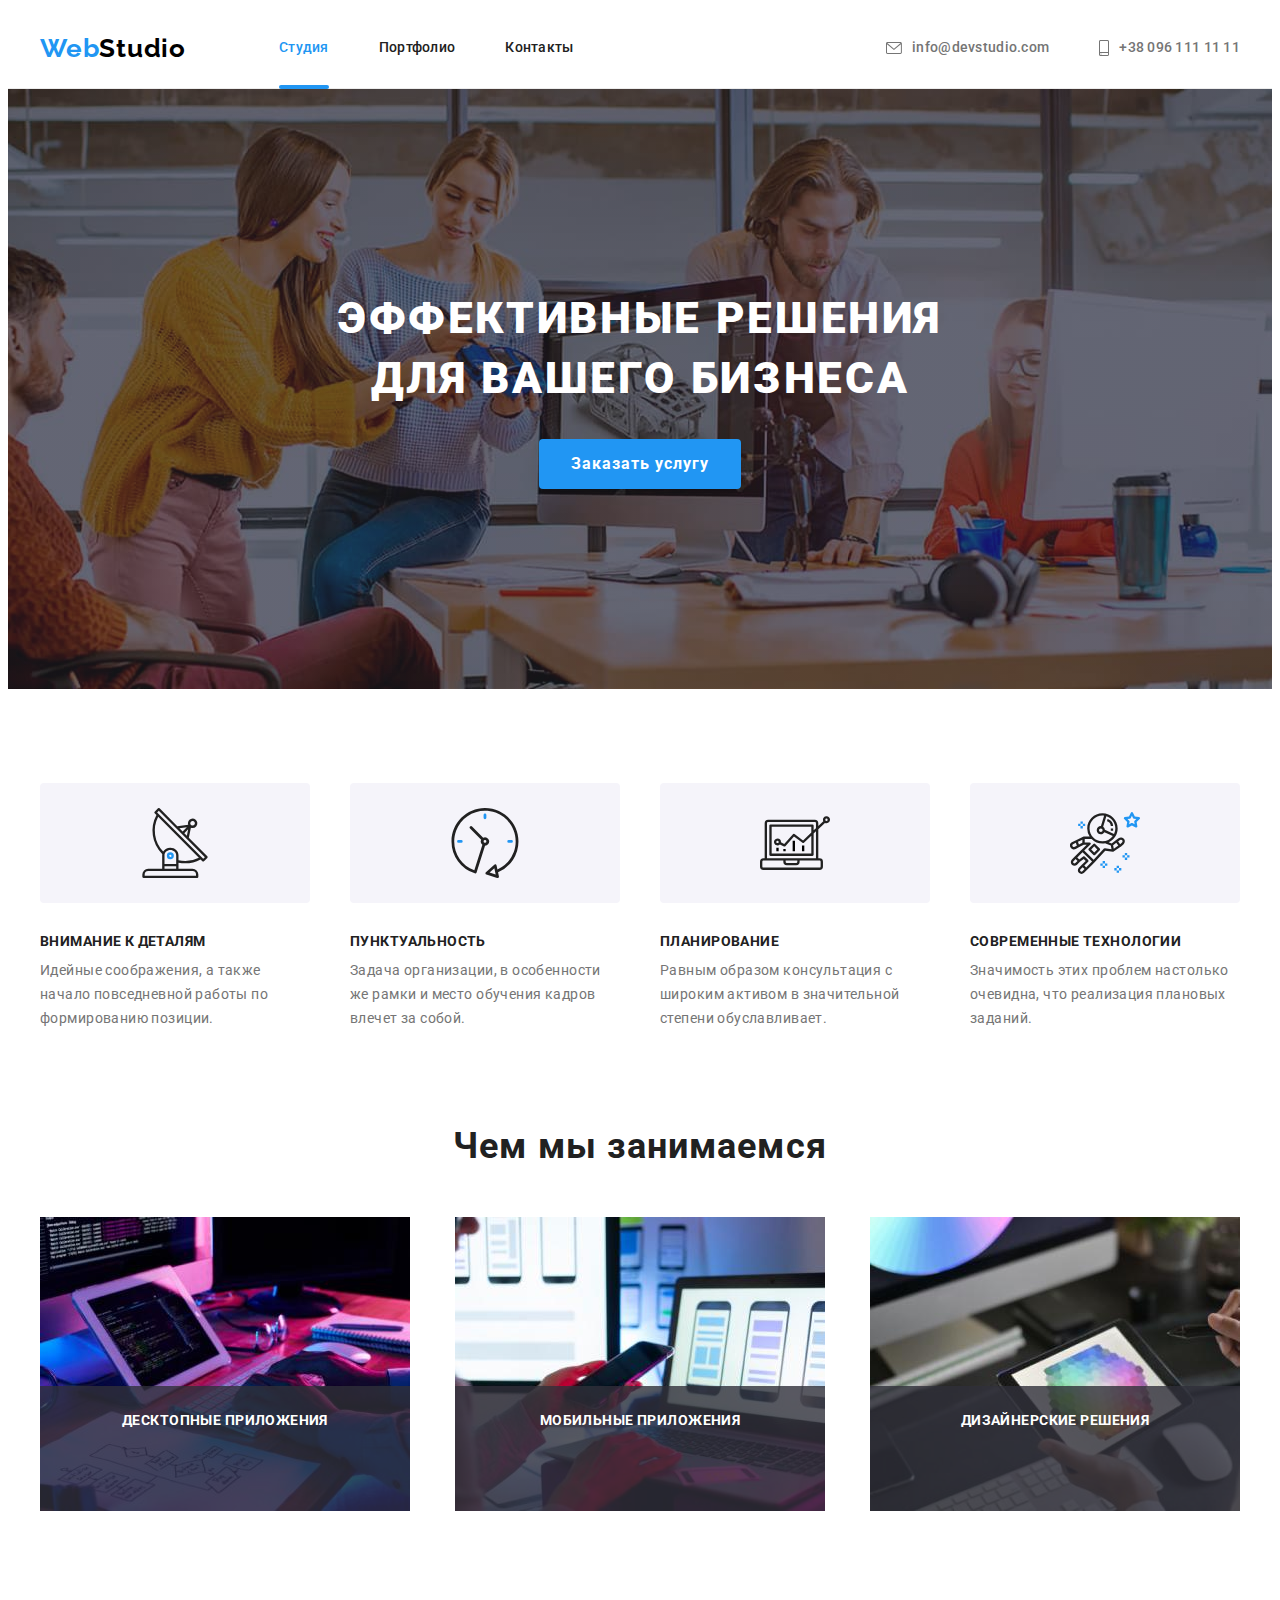
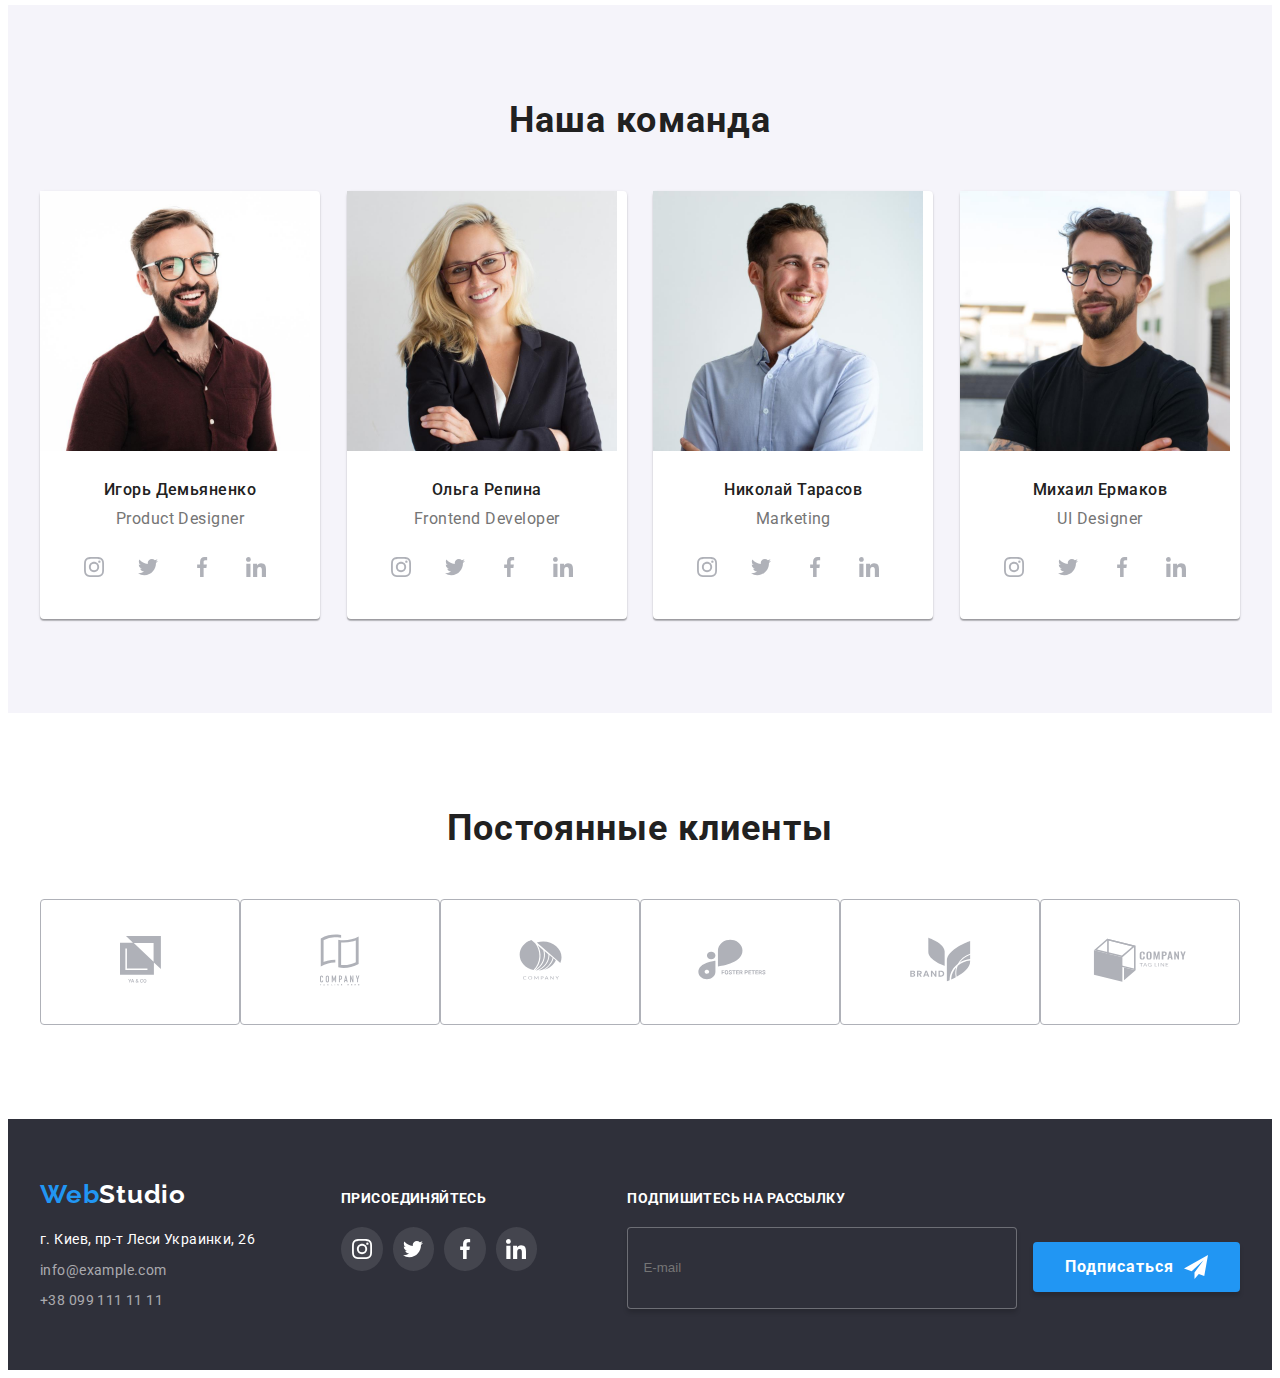
<file: index.html>
<!DOCTYPE html>
<html lang="ru">
  <head>
    <meta charset="UTF-8" />
    <meta http-equiv="X-UA-Compatible" content="IE=edge" />
    <meta name="viewport" content="width=device-width, initial-scale=1.0" />
    <title>WebStudio</title>
    <link rel="preconnect" href="https://fonts.googleapis.com" />
    <link rel="preconnect" href="https://fonts.gstatic.com" crossorigin />
    <link
      href="https://fonts.googleapis.com/css2?family=Raleway:wght@700&family=Roboto:wght@400;500;700;900&display=swap"
      rel="stylesheet"
    />
    <link
      rel="stylesheet"
      href="https://cdnjs.cloudflare.com/ajax/libs/modern-normalize/1.1.0/modern-normalize.min.css"
      integrity="sha512-wpPYUAdjBVSE4KJnH1VR1HeZfpl1ub8YT/NKx4PuQ5NmX2tKuGu6U/JRp5y+Y8XG2tV+wKQpNHVUX03MfMFn9Q=="
      crossorigin="anonymous"
      referrerpolicy="no-referrer"
    />
    <link rel="stylesheet" href="./css/main.min.css" />
  </head>
  <body>
    <!-- Header -->

    <header class="header">
      <div class="container">
        <nav class="nav">
          <a href="./index.html" class="logo">Web<span class="logo--color">Studio</span></a>
          <ul class="site-nav">
            <li class="site-nav__item">
              <a class="site-nav__link site-nav__link--active" href="./index.html">Студия</a>
            </li>
            <li class="site-nav__item">
              <a class="site-nav__link" href="./portfolio.html">Портфолио</a>
            </li>
            <li class="site-nav__item"><a class="site-nav__link" href="#">Контакты</a></li>
          </ul>
        </nav>
        <ul class="contacts">
          <li class="contacts__item">
            <a class="contacts__link" href="mailto:info@devstudio.com">
              <svg class="contacts__icon" width="16" height="12">
                <use href="./images/icons.svg#icon-envelope"></use>
              </svg>
              info@devstudio.com
            </a>
          </li>
          <li class="contacts__item">
            <a class="contacts__link" href="tel:+380961111111">
              <svg class="contacts__icon" width="10" height="16">
                <use href="./images/icons.svg#icon-smartphone"></use>
              </svg>
              +38 096 111 11 11</a
            >
          </li>
        </ul>
      </div>
    </header>

    <!-- Main -->

    <main>
      <!-- Hero -->

      <section class="hero">
        <h1 class="hero__title">Эффективные решения для вашего бизнеса</h1>
        <button data-modal-open type="button" class="button">Заказать услугу</button>
      </section>

      <!-- Advantages -->

      <section class="section">
        <div class="container">
          <h2 class="section__title visually-hidden">Наши преимущества</h2>
          <ul class="advantages">
            <li class="advantages__item">
              <div class="advantages__item--background-color">
                <svg class="advantages__icon" width="70">
                  <use href=".//images/icons.svg#icon-antenna"></use>
                </svg>
              </div>
              <h3 class="advantages__title">Внимание к деталям</h3>
              <p class="advantages__text">
                Идейные соображения, а также начало повседневной работы по формированию позиции.
              </p>
            </li>
            <li class="advantages__item">
              <div class="advantages__item--background-color">
                <svg class="advantages__icon" width="70">
                  <use href=".//images/icons.svg#icon-clock" width="70"></use>
                </svg>
              </div>
              <h3 class="advantages__title">Пунктуальность</h3>
              <p class="advantages__text">
                Задача организации, в особенности же рамки и место обучения кадров влечет за собой.
              </p>
            </li>
            <li class="advantages__item">
              <div class="advantages__item--background-color">
                <svg class="advantages__icon" width="70">
                  <use href=".//images/icons.svg#icon-diagram" width="70"></use>
                </svg>
              </div>
              <h3 class="advantages__title">Планирование</h3>
              <p class="advantages__text">
                Равным образом консультация с широким активом в значительной степени обуславливает.
              </p>
            </li>
            <li class="advantages__item">
              <div class="advantages__item--background-color">
                <svg class="advantages__icon" width="70">
                  <use href=".//images/icons.svg#icon-astronaut" width="70"></use>
                </svg>
              </div>
              <h3 class="advantages__title">Современные технологии</h3>
              <p class="advantages__text">
                Значимость этих проблем настолько очевидна, что реализация плановых заданий.
              </p>
            </li>
          </ul>
        </div>
      </section>

      <!-- What we do -->
      <section class="section works-section">
        <div class="container">
          <h2 class="section__title">Чем мы занимаемся</h2>
          <ul class="works">
            <li>
              <div class="works__wrapper">
                <img
                  src="./images/main/about/computer.jpg"
                  alt="Изображение работы 1"
                  width="370"
                />
                <p class="works__text">Десктопные приложения</p>
              </div>
            </li>
            <li>
              <div class="works__wrapper">
                <img src="./images/main/about/phone.jpg" alt="Изображение работы 2" width="370" />
                <p class="works__text">Мобильные приложения</p>
              </div>
            </li>
            <li>
              <div class="works__wrapper">
                <img src="./images/main/about/tablet.jpg" alt="Изображение работы 3" width="370" />
                <p class="works__text">Дизайнерские решения</p>
              </div>
            </li>
          </ul>
        </div>
      </section>

      <!-- Team -->

      <section class="section section--grey">
        <h2 class="section__title">Наша команда</h2>
        <div class="container">
          <ul class="team">
            <li class="team-member card">
              <img
                class="team-member__photo"
                src="./images/main/team/igor.jpg"
                alt="Фото Игорь Демьяненко"
                width="270"
              />
              <div class="team-member__info">
                <h3 class="team-member__name">Игорь Демьяненко</h3>
                <p class="team-member__position">Product Designer</p>
                <ul class="social-media">
                  <li class="social-media__item">
                    <a class="social-media__link" href="">
                      <svg class="social-media__icon" width="20" height="20">
                        <use href="./images/icons.svg#icon-instagram"></use>
                      </svg>
                    </a>
                  </li>
                  <li class="social-media__item">
                    <a class="social-media__link" href="">
                      <svg class="social-media__icon" width="20" height="20">
                        <use href="./images/icons.svg#icon-twitter"></use>
                      </svg>
                    </a>
                  </li>
                  <li class="social-media__item">
                    <a class="social-media__link" href="">
                      <svg class="social-media__icon" width="20" height="20">
                        <use href="./images/icons.svg#icon-facebook"></use>
                      </svg>
                    </a>
                  </li>
                  <li class="social-media__item">
                    <a class="social-media__link" href="">
                      <svg class="social-media__icon" width="20" height="20">
                        <use href="./images/icons.svg#icon-linkedin"></use>
                      </svg>
                    </a>
                  </li>
                </ul>
              </div>
            </li>
            <li class="team-member card">
              <img
                class="team-member__photo"
                src="./images/main/team/olga.jpg"
                alt="Фото Ольга Репина"
                width="270"
              />
              <div class="team-member__info">
                <h3 class="team-member__name">Ольга Репина</h3>
                <p class="team-member__position">Frontend Developer</p>
                <ul class="social-media">
                  <li class="social-media__item">
                    <a class="social-media__link" href="">
                      <svg class="social-media__icon" width="20" height="20">
                        <use href="./images/icons.svg#icon-instagram"></use>
                      </svg>
                    </a>
                  </li>
                  <li class="social-media__item">
                    <a class="social-media__link" href="">
                      <svg class="social-media__icon" width="20" height="20">
                        <use href="./images/icons.svg#icon-twitter"></use>
                      </svg>
                    </a>
                  </li>
                  <li class="social-media__item">
                    <a class="social-media__link" href="">
                      <svg class="social-media__icon" width="20" height="20">
                        <use href="./images/icons.svg#icon-facebook"></use>
                      </svg>
                    </a>
                  </li>
                  <li class="social-media__item">
                    <a class="social-media__link" href="">
                      <svg class="social-media__icon" width="20" height="20">
                        <use href="./images/icons.svg#icon-linkedin"></use>
                      </svg>
                    </a>
                  </li>
                </ul>
              </div>
            </li>
            <li class="team-member card">
              <img
                class="team-member__photo"
                src="./images/main/team/nikolai.jpg"
                alt="Фото Николай Тарасов"
                width="270"
              />
              <div class="team-member__info">
                <h3 class="team-member__name">Николай Тарасов</h3>
                <p class="team-member__position">Marketing</p>
                <ul class="social-media">
                  <li class="social-media__item">
                    <a class="social-media__link" href="">
                      <svg class="social-media__icon" width="20" height="20">
                        <use href="./images/icons.svg#icon-instagram"></use>
                      </svg>
                    </a>
                  </li>
                  <li class="social-media__item">
                    <a class="social-media__link" href="">
                      <svg class="social-media__icon" width="20" height="20">
                        <use href="./images/icons.svg#icon-twitter"></use>
                      </svg>
                    </a>
                  </li>
                  <li class="social-media__item">
                    <a class="social-media__link" href="">
                      <svg class="social-media__icon" width="20" height="20">
                        <use href="./images/icons.svg#icon-facebook"></use>
                      </svg>
                    </a>
                  </li>
                  <li class="social-media__item">
                    <a class="social-media__link" href="">
                      <svg class="social-media__icon" width="20" height="20">
                        <use href="./images/icons.svg#icon-linkedin"></use>
                      </svg>
                    </a>
                  </li>
                </ul>
              </div>
            </li>
            <li class="team-member card">
              <img
                class="team-member__photo"
                src="./images/main/team/michael.jpg"
                alt="Фото Михаил Ермаков"
                width="270"
              />
              <div class="team-member__info">
                <h3 class="team-member__name">Михаил Ермаков</h3>
                <p class="team-member__position">UI Designer</p>
                <ul class="social-media">
                  <li class="social-media__item">
                    <a class="social-media__link" href="">
                      <svg class="social-media__icon" width="20" height="20">
                        <use href="./images/icons.svg#icon-instagram"></use>
                      </svg>
                    </a>
                  </li>
                  <li class="social-media__item">
                    <a class="social-media__link" href="">
                      <svg class="social-media__icon" width="20" height="20">
                        <use href="./images/icons.svg#icon-twitter"></use>
                      </svg>
                    </a>
                  </li>
                  <li class="social-media__item">
                    <a class="social-media__link" href="">
                      <svg class="social-media__icon" width="20" height="20">
                        <use href="./images/icons.svg#icon-facebook"></use>
                      </svg>
                    </a>
                  </li>
                  <li class="social-media__item">
                    <a class="social-media__link" href="">
                      <svg class="social-media__icon" width="20" height="20">
                        <use href="./images/icons.svg#icon-linkedin"></use>
                      </svg>
                    </a>
                  </li>
                </ul>
              </div>
            </li>
          </ul>
        </div>
      </section>

      <!-- Clients -->

      <section class="section">
        <div class="container">
          <h2 class="section__title">Постоянные клиенты</h2>
          <ul class="our-clients">
            <li class="our-clients__item">
              <a href="">
                <svg class="our-clients__icon" width="41" height="47">
                  <use href="./images/icons.svg#icon-client1"></use>
                </svg>
              </a>
            </li>
            <li class="our-clients__item">
              <a href="">
                <svg class="our-clients__icon" width="40" height="52">
                  <use href="./images/icons.svg#icon-client2"></use>
                </svg>
              </a>
            </li>
            <li class="our-clients__item">
              <a href="">
                <svg class="our-clients__icon" width="43" height="41">
                  <use href="./images/icons.svg#icon-client3"></use>
                </svg>
              </a>
            </li>
            <li class="our-clients__item">
              <a href="">
                <svg class="our-clients__icon" width="84" height="41">
                  <use href="./images/icons.svg#icon-client4"></use>
                </svg>
              </a>
            </li>
            <li class="our-clients__item">
              <a href="">
                <svg class="our-clients__icon" width="63" height="45">
                  <use href="./images/icons.svg#icon-client5"></use>
                </svg>
              </a>
            </li>
            <li class="our-clients__item">
              <a href="">
                <svg class="our-clients__icon" width="94" height="44">
                  <use href="./images/icons.svg#icon-client6"></use>
                </svg>
              </a>
            </li>
          </ul>
        </div>
      </section>
    </main>

    <!-- Footer -->

    <footer class="footer">
      <div class="container container-footer">
        <div class="footer__address">
          <h3 class="footer__subtitle visually-hidden">Контакты</h3>
          <a class="logo bottom-logo" href="./index.html"
            >Web<span class="bottom-logo--color">Studio</span></a
          >
          <address>
            <ul class="address">
              <li class="address__item">
                <a
                  href="https://goo.gl/maps/eCUYpjaDpkrnBJZcA"
                  target="_blank"
                  rel="noopener noreferrer"
                  class="adress__link"
                >
                  г. Киев, пр-т Леси Украинки, 26
                </a>
              </li>
              <li class="address__item">
                <a href="mailto:info@example.com" class="adress__link adress__link--grey">
                  info@example.com
                </a>
              </li>
              <li class="address__item">
                <a href="tel:+380991111111" class="adress__link adress__link--grey">
                  +38 099 111 11 11
                </a>
              </li>
            </ul>
          </address>
        </div>
        <div class="footer__social-media">
          <h3 class="footer__subtitle">Присоединяйтесь</h3>
          <ul class="social-media">
            <li class="social-media__item">
              <a class="social-media__link social-media__link_grey" href="">
                <svg class="social-media__icon" width="20" height="20">
                  <use href="./images/icons.svg#icon-instagram"></use>
                </svg>
              </a>
            </li>
            <li class="social-media__item">
              <a class="social-media__link social-media__link_grey" href="">
                <svg class="social-media__icon" width="20" height="20">
                  <use href="./images/icons.svg#icon-twitter"></use>
                </svg>
              </a>
            </li>
            <li class="social-media__item">
              <a class="social-media__link social-media__link_grey" href="">
                <svg class="social-media__icon" width="20" height="20">
                  <use href="./images/icons.svg#icon-facebook"></use>
                </svg>
              </a>
            </li>
            <li class="social-media__item">
              <a class="social-media__link social-media__link_grey" href="">
                <svg class="social-media__icon" width="20" height="20">
                  <use href="./images/icons.svg#icon-linkedin"></use>
                </svg>
              </a>
            </li>
          </ul>
        </div>
        <form class="footer__subscription">
          <h3 class="footer__subtitle">Подпишитесь на рассылку</h3>
          <label for="mailing-section"></label>
          <input
            type="email"
            name="email"
            placeholder="E-mail"
            id="mailing-section"
            class="subscription__input"
          />
          <button type="submit" class="button">
            Подписаться
            <svg class="button__icon" width="24" height="24">
              <use href="./images/icons.svg#icon-icon-send"></use>
            </svg>
          </button>
        </form>
      </div>
    </footer>

    <!-- Backdrop modal -->

    <div class="backdrop is-hidden" data-modal>
      <form class="modal">
        <button data-modal-close type="button" class="button--close">
          <svg class="button__icon--close" width="11" height="11">
            <use href="./images/icons.svg#icon-close-button"></use>
          </svg>
        </button>
        <div class="form">
          <h2 class="form__title">Оставьте свои данные, мы вам перезвоним</h2>
          <div class="form__field">
            <label for="name" class="form__label">Имя</label>
            <div class="form__area">
              <input type="text" name="name" id="name" class="form__input" />
              <svg class="form__icon" width="12" height="12">
                <use href="./images/icons.svg#icon-modal-user"></use>
              </svg>
            </div>
          </div>
          <div class="form__field">
            <label for="tel" class="form__label">Телефон</label>
            <div class="form__area">
              <input type="tel" name="tel" id="tel" class="form__input" />
              <svg class="form__icon" width="13" height="13">
                <use href="./images/icons.svg#icon-modal-phone"></use>
              </svg>
            </div>
          </div>
          <div class="form__field">
            <label for="email" class="form__label">Почта</label>
            <div class="form__area">
              <input type="email" name="email" id="email" class="form__input" />
              <svg class="form__icon" width="15" height="12">
                <use href="./images/icons.svg#icon-modal-mail"></use>
              </svg>
            </div>
          </div>
          <div class="form__field">
            <label for="feedback" class="form__label">Комментарий</label>
            <textarea
              name="feedback"
              id="feedback"
              cols="30"
              rows="5"
              placeholder="Введите текст"
              class="form__input form__input--textarea"
            ></textarea>
          </div>
        </div>
        <div class="form__field policy">
          <label class="policy">
            <input type="checkbox" name="policy" class="checkbox visually-hidden" />
            <span class="checkbox__icon"></span>
            Соглашаюсь с рассылкой и принимаю<a href="#" class="policy__link">Условия договора</a>
          </label>
        </div>
        <button type="submit" class="button button--submit">Отправить</button>
      </form>
    </div>
    <script src="./js/modal.js"></script>
  </body>
</html>
</file>
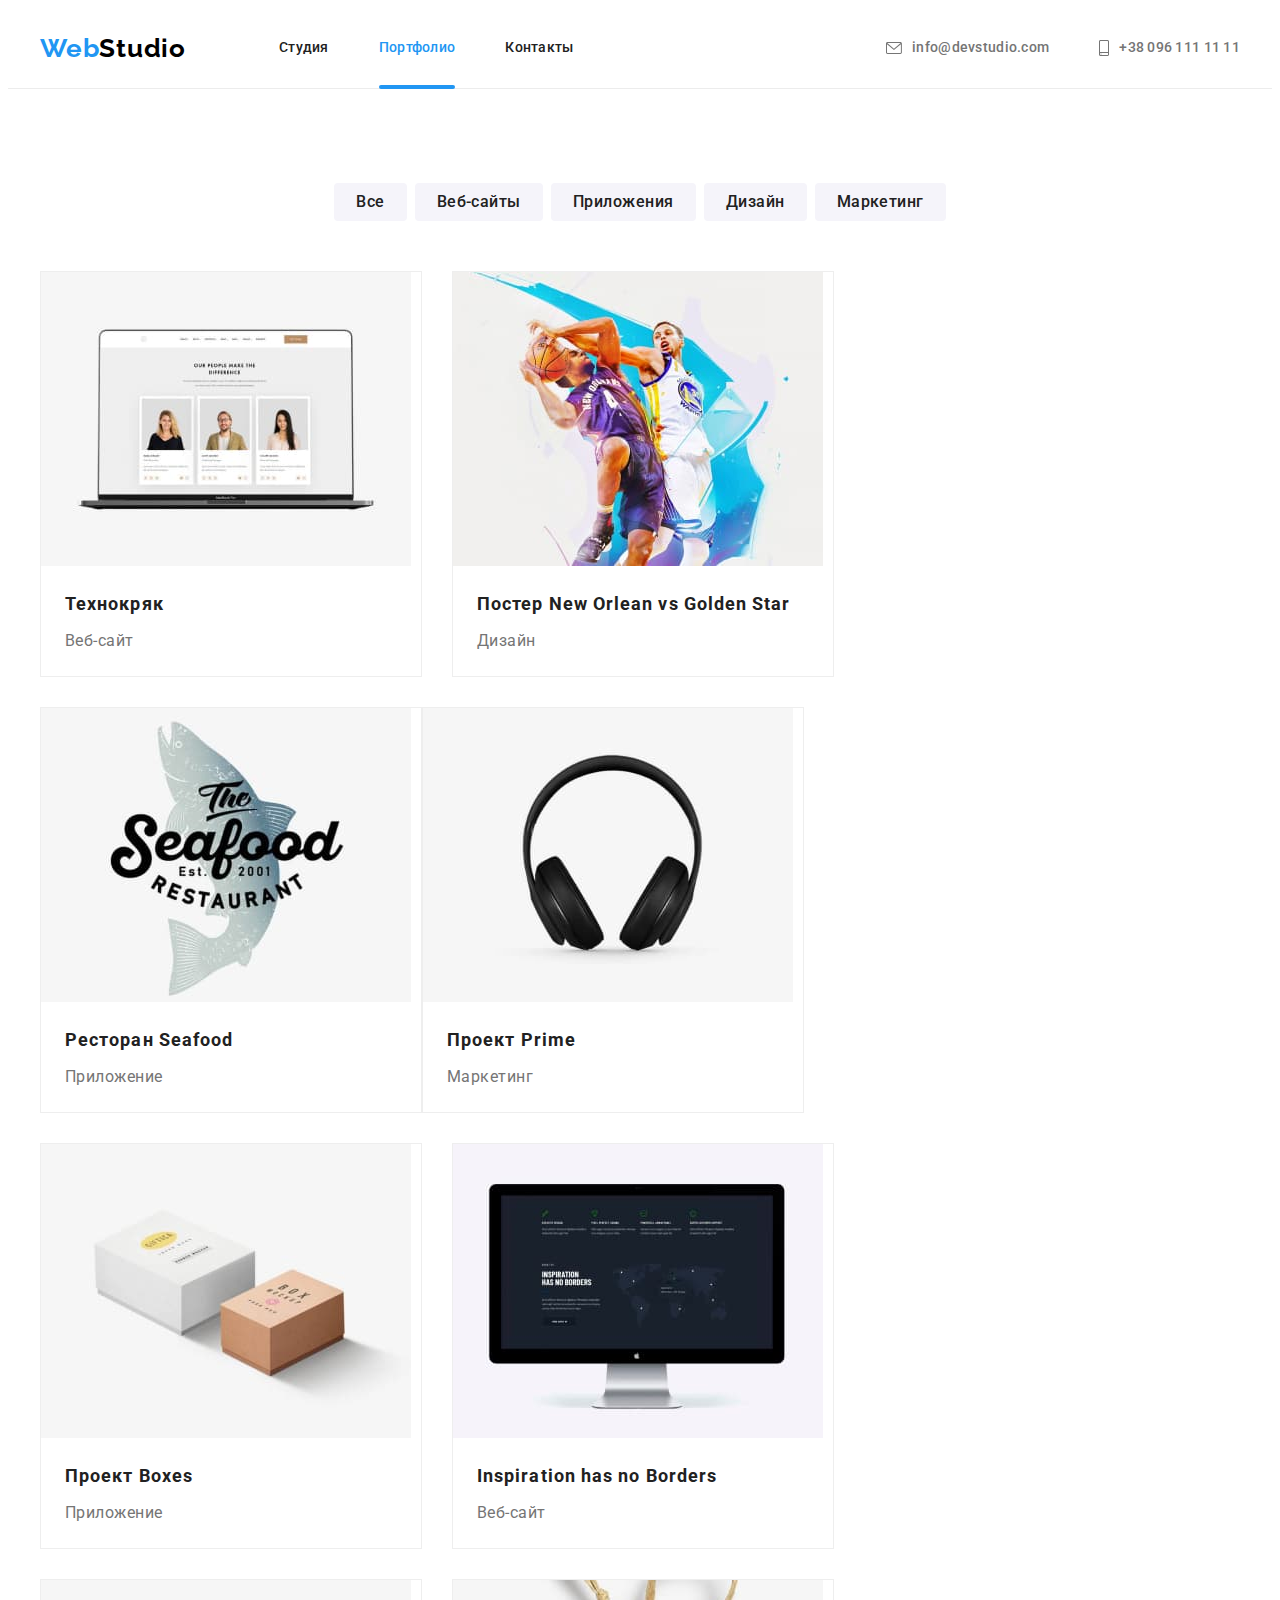
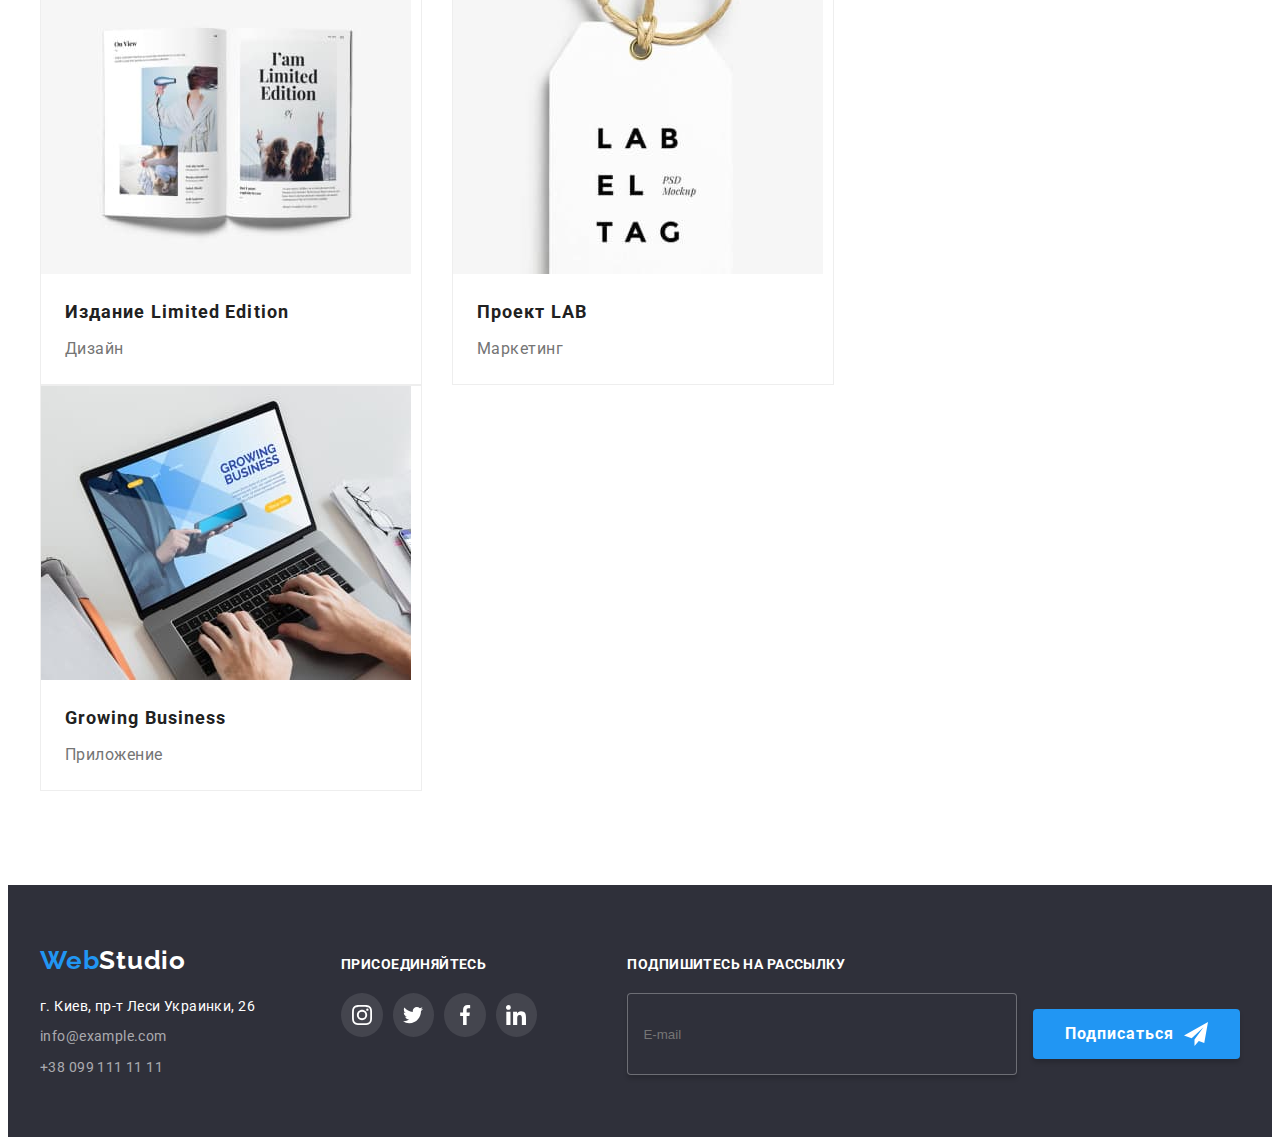
<file: portfolio.html>
<!DOCTYPE html>
<html lang="ru">
  <head>
    <meta charset="UTF-8" />
    <meta http-equiv="X-UA-Compatible" content="IE=edge" />
    <meta name="viewport" content="width=device-width, initial-scale=1.0" />
    <title>WebStudio Portfolio</title>
    <link rel="preconnect" href="https://fonts.googleapis.com" />
    <link rel="preconnect" href="https://fonts.gstatic.com" crossorigin />
    <link
      href="https://fonts.googleapis.com/css2?family=Raleway:wght@700&family=Roboto:wght@400;500;700;900&display=swap"
      rel="stylesheet"
    />
    <link
      rel="stylesheet"
      href="https://cdnjs.cloudflare.com/ajax/libs/modern-normalize/1.1.0/modern-normalize.min.css"
      integrity="sha512-wpPYUAdjBVSE4KJnH1VR1HeZfpl1ub8YT/NKx4PuQ5NmX2tKuGu6U/JRp5y+Y8XG2tV+wKQpNHVUX03MfMFn9Q=="
      crossorigin="anonymous"
      referrerpolicy="no-referrer"
    />
    <link rel="stylesheet" href="./css/main.min.css" />
  </head>
  <body>
    <!-- Header -->

    <header class="header">
      <div class="container">
        <nav class="nav">
          <a href="./index.html" class="logo">Web<span class="logo--color">Studio</span></a>
          <ul class="site-nav">
            <li class="site-nav__item">
              <a class="site-nav__link" href="./index.html">Студия</a>
            </li>
            <li class="site-nav__item">
              <a class="site-nav__link site-nav__link--active" href="./portfolio.html">Портфолио</a>
            </li>
            <li class="site-nav__item"><a class="site-nav__link" href="#">Контакты</a></li>
          </ul>
        </nav>
        <ul class="contacts">
          <li class="contacts__item">
            <a class="contacts__link" href="mailto:info@devstudio.com">
              <svg class="contacts__icon" width="16" height="12">
                <use href="./images/icons.svg#icon-envelope"></use>
              </svg>
              info@devstudio.com
            </a>
          </li>
          <li class="contacts__item">
            <a class="contacts__link" href="tel:+380961111111">
              <svg class="contacts__icon" width="10" height="16">
                <use href="./images/icons.svg#icon-smartphone"></use>
              </svg>
              +38 096 111 11 11</a
            >
          </li>
        </ul>
      </div>
    </header>

    <!-- Main -->

    <main>
      <!-- Our projects -->

      <section class="section">
        <div class="container">
          <h1 class="section__title visually-hidden">Наши проекты</h1>
          <ul class="filter">
            <li class="filter__item">
              <button type="button" class="button button--filter">Все</button>
            </li>
            <li class="filter__item">
              <button type="button" class="button button--filter">Веб-сайты</button>
            </li>
            <li class="filter__item">
              <button type="button" class="button button--filter">Приложения</button>
            </li>
            <li class="filter__item">
              <button type="button" class="button button--filter">Дизайн</button>
            </li>
            <li class="filter__item">
              <button type="button" class="button button--filter">Маркетинг</button>
            </li>
          </ul>
          <ul class="project-set">
            <li class="project">
              <a href="#" class="project__link">
                <div class="project__cover">
                  <img
                    class="project__photo"
                    src="./images/portfolio/portfolio1.jpg"
                    width="370"
                    alt="Фото проекта 1"
                  />
                  <p class="project__text">
                    Ресурс предлагает комплексные предложения с разным уровнем функционала и
                    сервисов. Все это позволит посетителю получить исчерпывающие сведения о компании
                    или частном лице.
                  </p>
                </div>
                <div class="project-description">
                  <h2 class="project__title">Технокряк</h2>
                  <p class="project__type">Веб-сайт</p>
                </div>
              </a>
            </li>
            <li class="project">
              <a href="" class="project__link">
                <div class="project__cover">
                  <img
                    class="project__photo"
                    src="./images/portfolio/portfolio2.jpg"
                    width="370"
                    alt="Фото проекта 2"
                  />
                  <p class="project__text">
                    Ресурс предлагает комплексные предложения с разным уровнем функционала и
                    сервисов. Все это позволит посетителю получить исчерпывающие сведения о компании
                    или частном лице.
                  </p>
                </div>
                <div class="project-description">
                  <h2 class="project__title">Постер New Orlean vs Golden Star</h2>
                  <p class="project__type">Дизайн</p>
                </div>
              </a>
            </li>
            <li class="project">
              <a href="" class="project__link">
                <div class="project__cover">
                  <img
                    class="project__photo"
                    src="./images/portfolio/portfolio3.jpg"
                    width="370"
                    alt="Фото проекта 3"
                  />
                  <p class="project__text">
                    Ресурс предлагает комплексные предложения с разным уровнем функционала и
                    сервисов. Все это позволит посетителю получить исчерпывающие сведения о компании
                    или частном лице.
                  </p>
                </div>
                <div class="project-description">
                  <h2 class="project__title">Ресторан Seafood</h2>
                  <p class="project__type">Приложение</p>
                </div>
              </a>
            </li>
            <li class="project">
              <a href="" class="project__link">
                <div class="project__cover">
                  <img
                    class="project__photo"
                    src="./images/portfolio/portfolio4.jpg"
                    width="370"
                    alt="Фото проекта 4"
                  />
                  <p class="project__text">
                    Ресурс предлагает комплексные предложения с разным уровнем функционала и
                    сервисов. Все это позволит посетителю получить исчерпывающие сведения о компании
                    или частном лице.
                  </p>
                </div>
                <div class="project-description">
                  <h2 class="project__title">Проект Prime</h2>
                  <p class="project__type">Маркетинг</p>
                </div>
              </a>
            </li>
            <li class="project">
              <a href="" class="project__link">
                <div class="project__cover">
                  <img
                    class="project__photo"
                    src="./images/portfolio/portfolio5.jpg"
                    width="370"
                    alt="Фото проекта 5"
                  />
                  <p class="project__text">
                    Ресурс предлагает комплексные предложения с разным уровнем функционала и
                    сервисов. Все это позволит посетителю получить исчерпывающие сведения о компании
                    или частном лице.
                  </p>
                </div>
                <div class="project-description">
                  <h2 class="project__title">Проект Boxes</h2>
                  <p class="project__type">Приложение</p>
                </div>
              </a>
            </li>
            <li class="project">
              <a href="" class="project__link">
                <div class="project__cover">
                  <img
                    class="project__photo"
                    src="./images/portfolio/portfolio6.jpg"
                    width="370"
                    alt="Фото проекта 6"
                  />
                  <p class="project__text">
                    Ресурс предлагает комплексные предложения с разным уровнем функционала и
                    сервисов. Все это позволит посетителю получить исчерпывающие сведения о компании
                    или частном лице.
                  </p>
                </div>
                <div class="project-description">
                  <h2 class="project__title">Inspiration has no Borders</h2>
                  <p class="project__type">Веб-сайт</p>
                </div>
              </a>
            </li>
            <li class="project">
              <a href="" class="project__link">
                <div class="project__cover">
                  <img
                    class="project__photo"
                    src="./images/portfolio/portfolio7.jpg"
                    width="370"
                    alt="Фото проекта 7"
                  />
                  <p class="project__text">
                    Ресурс предлагает комплексные предложения с разным уровнем функционала и
                    сервисов. Все это позволит посетителю получить исчерпывающие сведения о компании
                    или частном лице.
                  </p>
                </div>
                <div class="project-description">
                  <h2 class="project__title">Издание Limited Edition</h2>
                  <p class="project__type">Дизайн</p>
                </div>
              </a>
            </li>
            <li class="project">
              <a href="" class="project__link">
                <div class="project__cover">
                  <img
                    class="project__photo"
                    src="./images/portfolio/portfolio8.jpg"
                    width="370"
                    alt="Фото проекта 8"
                  />
                  <p class="project__text">
                    Ресурс предлагает комплексные предложения с разным уровнем функционала и
                    сервисов. Все это позволит посетителю получить исчерпывающие сведения о компании
                    или частном лице.
                  </p>
                </div>
                <div class="project-description">
                  <h2 class="project__title">Проект LAB</h2>
                  <p class="project__type">Маркетинг</p>
                </div>
              </a>
            </li>
            <li class="project">
              <a href="" class="project__link">
                <div class="project__cover">
                  <img
                    class="project__photo"
                    src="./images/portfolio/portfolio9.jpg"
                    width="370"
                    alt="Фото проекта 9"
                  />
                  <p class="project__text">
                    Ресурс предлагает комплексные предложения с разным уровнем функционала и
                    сервисов. Все это позволит посетителю получить исчерпывающие сведения о компании
                    или частном лице.
                  </p>
                </div>
                <div class="project-description">
                  <h2 class="project__title">Growing Business</h2>
                  <p class="project__type">Приложение</p>
                </div>
              </a>
            </li>
          </ul>
        </div>
      </section>
    </main>

    <!-- Footer -->

    <footer class="footer">
      <div class="container container-footer">
        <div class="footer__address">
          <h3 class="footer__subtitle visually-hidden">Контакты</h3>
          <a class="logo bottom-logo" href="./index.html"
            >Web<span class="bottom-logo--color">Studio</span></a
          >
          <address>
            <ul class="address">
              <li class="address__item">
                <a
                  href="https://goo.gl/maps/eCUYpjaDpkrnBJZcA"
                  target="_blank"
                  rel="noopener noreferrer"
                  class="adress__link"
                >
                  г. Киев, пр-т Леси Украинки, 26
                </a>
              </li>
              <li class="address__item">
                <a href="mailto:info@example.com" class="adress__link adress__link--grey">
                  info@example.com
                </a>
              </li>
              <li class="address__item">
                <a href="tel:+380991111111" class="adress__link adress__link--grey">
                  +38 099 111 11 11
                </a>
              </li>
            </ul>
          </address>
        </div>
        <div class="footer__social-media">
          <h3 class="footer__subtitle">Присоединяйтесь</h3>
          <ul class="social-media">
            <li class="social-media__item">
              <a class="social-media__link social-media__link_grey" href="">
                <svg class="social-media__icon" width="20" height="20">
                  <use href="./images/icons.svg#icon-instagram"></use>
                </svg>
              </a>
            </li>
            <li class="social-media__item">
              <a class="social-media__link social-media__link_grey" href="">
                <svg class="social-media__icon" width="20" height="20">
                  <use href="./images/icons.svg#icon-twitter"></use>
                </svg>
              </a>
            </li>
            <li class="social-media__item">
              <a class="social-media__link social-media__link_grey" href="">
                <svg class="social-media__icon" width="20" height="20">
                  <use href="./images/icons.svg#icon-facebook"></use>
                </svg>
              </a>
            </li>
            <li class="social-media__item">
              <a class="social-media__link social-media__link_grey" href="">
                <svg class="social-media__icon" width="20" height="20">
                  <use href="./images/icons.svg#icon-linkedin"></use>
                </svg>
              </a>
            </li>
          </ul>
        </div>
        <form class="footer__subscription">
          <h3 class="footer__subtitle">Подпишитесь на рассылку</h3>
          <label for="mailing-section"></label>
          <input
            type="email"
            name="email"
            placeholder="E-mail"
            id="mailing-section"
            class="subscription__input"
          />
          <button type="submit" class="button">
            Подписаться
            <svg class="button__icon" width="24" height="24">
              <use href="./images/icons.svg#icon-icon-send"></use>
            </svg>
          </button>
        </form>
      </div>
    </footer>
  </body>
</html>
</file>
<file: css/main.min.css>
body{font-family:"Roboto",sans-serif;background-color:#fff;color:#212121}a{text-decoration:none;color:inherit}ul{list-style:none;padding:0;margin:0}h1,h2,h3,p{margin:0 0}img{display:block;max-width:100%;height:auto}.container{margin:0 auto;padding-left:15px;padding-right:15px;width:1200px}.section{padding-top:94px;padding-bottom:94px}.section__title{font-weight:700;font-size:36px;line-height:1.17;text-align:center;letter-spacing:.03em;margin-bottom:50px}.card{-webkit-box-shadow:0px 1px 3px rgba(0,0,0,.12),0px 1px 1px rgba(0,0,0,.14),0px 2px 1px rgba(0,0,0,.2);box-shadow:0px 1px 3px rgba(0,0,0,.12),0px 1px 1px rgba(0,0,0,.14),0px 2px 1px rgba(0,0,0,.2)}.visually-hidden{position:absolute;width:1px;height:1px;margin:-1px;border:0;padding:0;white-space:nowrap;-webkit-clip-path:inset(100%);clip-path:inset(100%);clip:rect(0 0 0 0);overflow:hidden}.button{display:-webkit-inline-box;display:-ms-inline-flexbox;display:inline-flex;-webkit-box-align:center;-ms-flex-align:center;align-items:center;border:none;outline:none;padding:10px 32px;color:#fff;font-family:inherit;font-weight:700;font-size:16px;line-height:1.88;letter-spacing:.06em;background-color:#2196f3;-webkit-box-shadow:0px 4px 4px rgba(0,0,0,.15);box-shadow:0px 4px 4px rgba(0,0,0,.15);border-radius:4px;cursor:pointer;-webkit-transition:background-color 250ms cubic-bezier(0.4, 0, 0.2, 1);transition:background-color 250ms cubic-bezier(0.4, 0, 0.2, 1)}.button:hover,.button:focus{background-color:#188ce8}.button__icon{margin-left:10px;fill:currentColor}.logo{font-family:"Raleway",sans-serif;font-weight:700;font-size:26px;line-height:1.17;letter-spacing:.03em;color:#2196f3}.logo--color{color:#000}.bottom-logo{display:inline-block;margin-bottom:20px}.bottom-logo--color{color:#fff}.header{border-bottom:1px solid #ececec}.header .container{display:-webkit-box;display:-ms-flexbox;display:flex}.nav{display:-webkit-box;display:-ms-flexbox;display:flex;-webkit-box-align:center;-ms-flex-align:center;align-items:center}.site-nav{display:-webkit-box;display:-ms-flexbox;display:flex;-webkit-box-orient:horizontal;-webkit-box-direction:normal;-ms-flex-direction:row;flex-direction:row;-webkit-box-pack:justify;-ms-flex-pack:justify;justify-content:space-between;-webkit-box-align:center;-ms-flex-align:center;align-items:center;margin-left:93px}.contacts{display:-webkit-box;display:-ms-flexbox;display:flex;-webkit-box-orient:horizontal;-webkit-box-direction:normal;-ms-flex-direction:row;flex-direction:row;-webkit-box-pack:justify;-ms-flex-pack:justify;justify-content:space-between;-webkit-box-align:center;-ms-flex-align:center;align-items:center;margin-left:auto}.site-nav__item,.contacts__item{margin-right:50px;position:relative}.site-nav__item:last-child,.site-nav__item:last-child,.contacts__item:last-child,.contacts__item:last-child{margin-right:0}.site-nav__link,.contacts__link{display:-webkit-inline-box;display:-ms-inline-flexbox;display:inline-flex;color:#212121;font-weight:500;font-size:14px;line-height:1.14;letter-spacing:.02em;padding:32px 0px 32px;-webkit-box-align:center;-ms-flex-align:center;align-items:center;-webkit-transition:color 250ms cubic-bezier(0.4, 0, 0.2, 1);transition:color 250ms cubic-bezier(0.4, 0, 0.2, 1)}.site-nav__link:hover,.site-nav__link:focus,.contacts__link:hover,.contacts__link:focus{color:#2196f3}.site-nav__link::after,.contacts__link::after{content:"";position:absolute;bottom:-1px;width:100%;height:4px;border-radius:2px;background-color:#2196f3;-webkit-transform:scaleX(0);transform:scaleX(0);-webkit-transition:-webkit-transform 250ms cubic-bezier(0.4, 0, 0.2, 1);transition:-webkit-transform 250ms cubic-bezier(0.4, 0, 0.2, 1);transition:transform 250ms cubic-bezier(0.4, 0, 0.2, 1);transition:transform 250ms cubic-bezier(0.4, 0, 0.2, 1), -webkit-transform 250ms cubic-bezier(0.4, 0, 0.2, 1)}.site-nav__link:hover::after{-webkit-transform:scaleX(1);transform:scaleX(1)}.contacts__link{color:#757575}.contacts__icon{margin-right:10px;fill:currentColor}.site-nav__link--active{color:#2196f3}.site-nav__link--active::after{content:"";position:absolute;bottom:-1px;width:100%;height:4px;border-radius:2px;-webkit-transform:scaleX(1);transform:scaleX(1);background-color:#2196f3}.hero{background-color:#2f303a;max-width:1600px;margin-left:auto;margin-right:auto;text-align:center;padding:200px;background-image:-webkit-gradient(linear, left top, right top, from(rgba(47, 48, 58, 0.4)), to(rgba(47, 48, 58, 0.4))),url(../images/main/bg.jpg);background-image:linear-gradient(to right, rgba(47, 48, 58, 0.4), rgba(47, 48, 58, 0.4)),url(../images/main/bg.jpg);background-position:center;background-repeat:no-repeat;background-size:cover}.hero__title{width:695px;color:#fff;text-transform:uppercase;font-size:44px;font-weight:900;line-height:1.36;letter-spacing:.06em;margin:0 auto 30px auto}.advantages{display:-webkit-box;display:-ms-flexbox;display:flex;-webkit-box-orient:horizontal;-webkit-box-direction:normal;-ms-flex-direction:row;flex-direction:row;-webkit-box-pack:justify;-ms-flex-pack:justify;justify-content:space-between}.advantages__item{display:inline-block;max-width:270px}.advantages__item--background-color{display:-webkit-box;display:-ms-flexbox;display:flex;background-color:#f5f4fa;border-radius:4px;margin-bottom:30px;-webkit-box-pack:center;-ms-flex-pack:center;justify-content:center}.advantages__icon{height:120px}.advantages__title{margin-bottom:10px;font-size:14px;font-weight:700;line-height:1.17;text-align:left;letter-spacing:.03em;text-transform:uppercase}.advantages__text{color:#757575;font-size:14px;font-weight:400;line-height:1.71;text-align:left;letter-spacing:.03em}.works-section{padding-top:0}.works{display:-webkit-box;display:-ms-flexbox;display:flex;-webkit-box-orient:horizontal;-webkit-box-direction:normal;-ms-flex-direction:row;flex-direction:row;-webkit-box-pack:justify;-ms-flex-pack:justify;justify-content:space-between}.works__wrapper{position:relative}.works__text{position:absolute;bottom:0;width:100%;height:24%;display:-webkit-box;display:-ms-flexbox;display:flex;-webkit-box-pack:center;-ms-flex-pack:center;justify-content:center;padding:27px 0;font-weight:700;font-size:14px;line-height:1.14;letter-spacing:.03em;text-transform:uppercase;color:#fff;background-color:rgba(47,48,58,.8)}.section--grey{background-color:#f5f4fa}.team{display:-webkit-box;display:-ms-flexbox;display:flex;-webkit-box-orient:horizontal;-webkit-box-direction:normal;-ms-flex-direction:row;flex-direction:row;-webkit-box-pack:justify;-ms-flex-pack:justify;justify-content:space-between}.team-member{background-color:#fff;border-radius:4px}.team-member__info{text-align:center;padding:30px 32px}.team-member__name{font-weight:500;font-size:16px;line-height:1.17;letter-spacing:.03em;margin-bottom:10px}.team-member__position{color:#757575;font-weight:400;font-size:16px;line-height:1.17;letter-spacing:.03em;margin-bottom:16px}.social-media{display:-webkit-box;display:-ms-flexbox;display:flex;-webkit-box-pack:center;-ms-flex-pack:center;justify-content:center}.social-media__item{width:44px;height:44px}.social-media__item:not(last-child){margin-right:10px}.social-media__link{display:-webkit-box;display:-ms-flexbox;display:flex;-webkit-box-align:center;-ms-flex-align:center;align-items:center;-webkit-box-pack:center;-ms-flex-pack:center;justify-content:center;height:100%;color:#afb1b8;background-color:#fff;border-radius:50%;-webkit-transition:color 250ms cubic-bezier(0.4, 0, 0.2, 1),background-color 250ms cubic-bezier(0.4, 0, 0.2, 1);transition:color 250ms cubic-bezier(0.4, 0, 0.2, 1),background-color 250ms cubic-bezier(0.4, 0, 0.2, 1)}.social-media__link:hover,.social-media__link:focus{background-color:#2196f3;color:#fff}.social-media__icon{fill:currentColor}.our-clients{display:-webkit-box;display:-ms-flexbox;display:flex;-webkit-box-pack:justify;-ms-flex-pack:justify;justify-content:space-between}.our-clients__item{color:#afb1b8;display:-webkit-box;display:-ms-flexbox;display:flex;-webkit-box-pack:center;-ms-flex-pack:center;justify-content:center;-webkit-box-align:center;-ms-flex-align:center;align-items:center;width:170px;height:92px;border:1px solid #afb1b8;border-radius:4px;padding:16px 32px;-webkit-transition:border-color 250ms cubic-bezier(0.4, 0, 0.2, 1);transition:border-color 250ms cubic-bezier(0.4, 0, 0.2, 1)}.our-clients__item:hover,.our-clients__item:focus{color:#2196f3;border-color:#2196f3;cursor:pointer}.our-clients__icon{fill:#afb1b8;-webkit-transition:fill 250ms cubic-bezier(0.4, 0, 0.2, 1);transition:fill 250ms cubic-bezier(0.4, 0, 0.2, 1)}.our-clients__item:hover .our-clients__icon,.our-clients__item:focus .our-clients__icon{fill:#2196f3}.footer{color:#fff;background-color:#2f303a;padding-top:60px;padding-bottom:60px}.footer__subtitle{font-weight:700;font-size:14px;line-height:1.14;letter-spacing:.03em;text-transform:uppercase;margin-bottom:20px}.address{width:231px}.address__item{margin-bottom:10px}.address__item:last-child{margin-bottom:0}.adress__link{display:inline-block;font-style:normal;font-weight:400;font-size:14px;line-height:1.46;letter-spacing:.03em;-webkit-transition:color 250ms cubic-bezier(0.4, 0, 0.2, 1);transition:color 250ms cubic-bezier(0.4, 0, 0.2, 1)}.adress__link:hover,.adress__link:focus{color:#2196f3}.adress__link--grey{color:rgba(255,255,255,.6)}.container-footer{display:-webkit-box;display:-ms-flexbox;display:flex;-webkit-box-align:baseline;-ms-flex-align:baseline;align-items:baseline}.footer__social-media{width:206px;margin-left:70px}.social-media__item--dark{background-color:rgba(255,255,255,.1);-webkit-transition:background-color 250ms cubic-bezier(0.4, 0, 0.2, 1);transition:background-color 250ms cubic-bezier(0.4, 0, 0.2, 1)}.social-media__icon--light{fill:#fff}.footer__subscription{margin-left:auto}.subscription__input{margin-right:12px;width:358px;height:50px;padding:15px;color:#fff;background-color:#2f303a;border:1px solid rgba(255,255,255,.3);-webkit-box-shadow:0px 4px 4px rgba(0,0,0,.15);box-shadow:0px 4px 4px rgba(0,0,0,.15);border-radius:4px;cursor:pointer}.social-media__link_grey{color:#fff;background-color:rgba(255,255,255,.1)}.social-media__link_grey:hover,.social-media__link_grey:focus{background-color:#2196f3}.filter{display:-webkit-box;display:-ms-flexbox;display:flex;-webkit-box-pack:center;-ms-flex-pack:center;justify-content:center;margin-bottom:50px}.filter__item:not(:last-child){margin-right:8px}.button--filter{color:#212121;background-color:#f5f4fa;font-weight:500;line-height:1.63;letter-spacing:.03em;padding:6px 22px;-webkit-box-shadow:none;box-shadow:none;-webkit-transition:color 250ms cubic-bezier(0.4, 0, 0.2, 1),background-color 250ms cubic-bezier(0.4, 0, 0.2, 1),-webkit-box-shadow 250ms cubic-bezier(0.4, 0, 0.2, 1);transition:color 250ms cubic-bezier(0.4, 0, 0.2, 1),background-color 250ms cubic-bezier(0.4, 0, 0.2, 1),-webkit-box-shadow 250ms cubic-bezier(0.4, 0, 0.2, 1);transition:color 250ms cubic-bezier(0.4, 0, 0.2, 1),background-color 250ms cubic-bezier(0.4, 0, 0.2, 1),box-shadow 250ms cubic-bezier(0.4, 0, 0.2, 1);transition:color 250ms cubic-bezier(0.4, 0, 0.2, 1),background-color 250ms cubic-bezier(0.4, 0, 0.2, 1),box-shadow 250ms cubic-bezier(0.4, 0, 0.2, 1),-webkit-box-shadow 250ms cubic-bezier(0.4, 0, 0.2, 1)}.button--filter:hover,.button--filter:focus{background-color:#2196f3;color:#fff;-webkit-box-shadow:0px 3px 1px rgba(0,0,0,.1),0px 1px 2px rgba(0,0,0,.08),0px 2px 2px rgba(0,0,0,.12);box-shadow:0px 3px 1px rgba(0,0,0,.1),0px 1px 2px rgba(0,0,0,.08),0px 2px 2px rgba(0,0,0,.12)}.project-set{display:-webkit-box;display:-ms-flexbox;display:flex;-webkit-box-orient:horizontal;-webkit-box-direction:normal;-ms-flex-direction:row;flex-direction:row;-ms-flex-wrap:wrap;flex-wrap:wrap}.project{display:inline-block;width:calc((100% - 60px)/3);margin-bottom:30px;margin-right:30px;border-style:solid;border-width:1px;border-color:#eee}.project:nth-child(3n){margin-right:0}.project:nth-last-child(-n+3){margin-bottom:0}.project__link{display:block}.project__link:hover,.project__link:focus{-webkit-box-shadow:0px 1px 1px rgba(0,0,0,.12),0px 4px 4px rgba(0,0,0,.06),1px 4px 6px rgba(0,0,0,.16);box-shadow:0px 1px 1px rgba(0,0,0,.12),0px 4px 4px rgba(0,0,0,.06),1px 4px 6px rgba(0,0,0,.16)}.project-description{padding:20px 24px}.project__title{margin-bottom:4px;font-weight:700;font-size:18px;line-height:2;letter-spacing:.06em;text-align:left}.project__type{color:#757575;font-weight:400;font-size:16px;line-height:1.88;letter-spacing:.03em;text-align:left}.project__cover{position:relative;overflow:hidden}.project__text{position:absolute;top:0;width:100%;height:100%;-webkit-transform:translateY(101%);transform:translateY(101%);-webkit-transition:-webkit-transform 250ms cubic-bezier(0.4, 0, 0.2, 1);transition:-webkit-transform 250ms cubic-bezier(0.4, 0, 0.2, 1);transition:transform 250ms cubic-bezier(0.4, 0, 0.2, 1);transition:transform 250ms cubic-bezier(0.4, 0, 0.2, 1), -webkit-transform 250ms cubic-bezier(0.4, 0, 0.2, 1);padding:63px 24px;font-weight:400;font-size:18px;line-height:1.56;letter-spacing:.03em;color:#fff;background-color:#2196f3;opacity:.9}.project__link:hover .project__text,.project__link:focus .project__text{-webkit-transform:translateY(0%);transform:translateY(0%)}.backdrop{position:fixed;top:0;left:0;width:100vw;height:100vh;background-color:rgba(0,0,0,.2);opacity:1;-webkit-transition:opacity 250ms cubic-bezier(0.4, 0, 0.2, 1);transition:opacity 250ms cubic-bezier(0.4, 0, 0.2, 1)}.backdrop.is-hidden{opacity:0;pointer-events:none}.backdrop.is-hidden .modal{-webkit-transform:translate(-50%, -50%) scale(1.1);transform:translate(-50%, -50%) scale(1.1)}.modal{position:absolute;top:50%;left:50%;-webkit-transform:translate(-50%, -50%) scale(1);transform:translate(-50%, -50%) scale(1);width:528px;height:581px;background:#fff;-webkit-box-shadow:0px 1px 3px rgba(0,0,0,.12),0px 1px 1px rgba(0,0,0,.14),0px 2px 1px rgba(0,0,0,.2);box-shadow:0px 1px 3px rgba(0,0,0,.12),0px 1px 1px rgba(0,0,0,.14),0px 2px 1px rgba(0,0,0,.2);border-radius:4px;padding:40px;-webkit-transition:-webkit-transform 250ms cubic-bezier(0.4, 0, 0.2, 1);transition:-webkit-transform 250ms cubic-bezier(0.4, 0, 0.2, 1);transition:transform 250ms cubic-bezier(0.4, 0, 0.2, 1);transition:transform 250ms cubic-bezier(0.4, 0, 0.2, 1), -webkit-transform 250ms cubic-bezier(0.4, 0, 0.2, 1)}.button--close{position:absolute;top:8px;right:8px;width:30px;height:30px;background-color:#fff;border-radius:50%;border:1px solid rgba(0,0,0,.1);fill:currentColor;-webkit-transition:fill 250ms cubic-bezier(0.4, 0, 0.2, 1);transition:fill 250ms cubic-bezier(0.4, 0, 0.2, 1);cursor:pointer}.button--close:hover,.button--close:focus{fill:#2196f3}.form{margin-bottom:20px}.form__title{margin-bottom:12px;font-weight:700;font-size:20px;line-height:1.15;text-align:center;letter-spacing:.03em}.form__field{margin-bottom:10px}.form__label{margin-bottom:4px;font-weight:400;font-size:12px;line-height:1.17;letter-spacing:.01em;color:#757575}.form__area{position:relative}.form__input{outline:none;width:100%;padding:12px 12px 12px 42px;border:1px solid;border-radius:4px;border-color:rgba(33,33,33,.2);-webkit-transition:border-color 250ms cubic-bezier(0.4, 0, 0.2, 1);transition:border-color 250ms cubic-bezier(0.4, 0, 0.2, 1);cursor:pointer}.form__input:hover,.form__input:focus{border-color:#2196f3}.form__icon{position:absolute;top:50%;left:12px;-webkit-transform:translateY(-50%);transform:translateY(-50%);-webkit-transition:fill 250ms cubic-bezier(0.4, 0, 0.2, 1);transition:fill 250ms cubic-bezier(0.4, 0, 0.2, 1)}.form__input:hover+.form__icon,.form__input:focus+.form__icon{fill:#2196f3}.form__input--textarea{height:100%;resize:none;padding:12px 16px}.form__input--textarea::-webkit-input-placeholder{font-weight:400;font-size:12px;line-height:1.17;letter-spacing:.01em;color:rgba(117,117,117,.5)}.form__input--textarea::-moz-placeholder{font-weight:400;font-size:12px;line-height:1.17;letter-spacing:.01em;color:rgba(117,117,117,.5)}.form__input--textarea:-ms-input-placeholder{font-weight:400;font-size:12px;line-height:1.17;letter-spacing:.01em;color:rgba(117,117,117,.5)}.form__input--textarea::-ms-input-placeholder{font-weight:400;font-size:12px;line-height:1.17;letter-spacing:.01em;color:rgba(117,117,117,.5)}.form__input--textarea::placeholder{font-weight:400;font-size:12px;line-height:1.17;letter-spacing:.01em;color:rgba(117,117,117,.5)}.form-field.policy{-webkit-box-orient:horizontal;-webkit-box-direction:normal;-ms-flex-direction:row;flex-direction:row;-webkit-box-align:center;-ms-flex-align:center;align-items:center;margin-bottom:30px}.policy{position:relative;display:-webkit-box;display:-ms-flexbox;display:flex;-webkit-box-align:center;-ms-flex-align:center;align-items:center;margin-left:8.38px;font-weight:400;font-size:14px;line-height:1.71;letter-spacing:.03em;color:#757575}.checkbox__icon{margin-right:7px;width:16px;height:15px;background-image:url('data:image/svg+xml,%3Csvg width="16" height="15" viewBox="0 0 16 15" fill="none" xmlns="http://www.w3.org/2000/svg"%3E%3Cpath d="M14.2222 1.66667V13.3333H1.77778V1.66667H14.2222ZM14.2222 0H1.77778C0.8 0 0 0.75 0 1.66667V13.3333C0 14.25 0.8 15 1.77778 15H14.2222C15.2 15 16 14.25 16 13.3333V1.66667C16 0.75 15.2 0 14.2222 0Z" fill="%23212121"/%3E%3C/svg%3E%0A')}.checkbox:checked+.checkbox__icon{background-image:url("data:image/svg+xml,%3Csvg width='16' height='15' viewBox='0 0 16 15' fill='none' xmlns='http://www.w3.org/2000/svg'%3E%3Crect width='16' height='15' rx='2' fill='%232196F3'/%3E%3Cpath d='M3.95703 7.75166L3.88825 7.68604L3.81923 7.75141L2.93123 8.59258L2.85486 8.66492L2.93097 8.73753L6.42671 12.0724L6.49574 12.1382L6.56476 12.0724L14.069 4.91352L14.1449 4.84116L14.069 4.76881L13.1873 3.92764L13.1183 3.86183L13.0493 3.92761L6.49577 10.1735L3.95703 7.75166Z' fill='white' stroke='white' stroke-width='0.2'/%3E%3C/svg%3E")}.policy__link{margin-left:4px;-webkit-text-decoration-line:underline;text-decoration-line:underline;color:#2196f3}.button--submit{display:block;margin-left:auto;margin-right:auto;width:200px;-webkit-box-shadow:0px 4px 4px rgba(0,0,0,.15);box-shadow:0px 4px 4px rgba(0,0,0,.15)}/*# sourceMappingURL=main.min.css.map */
</file>
